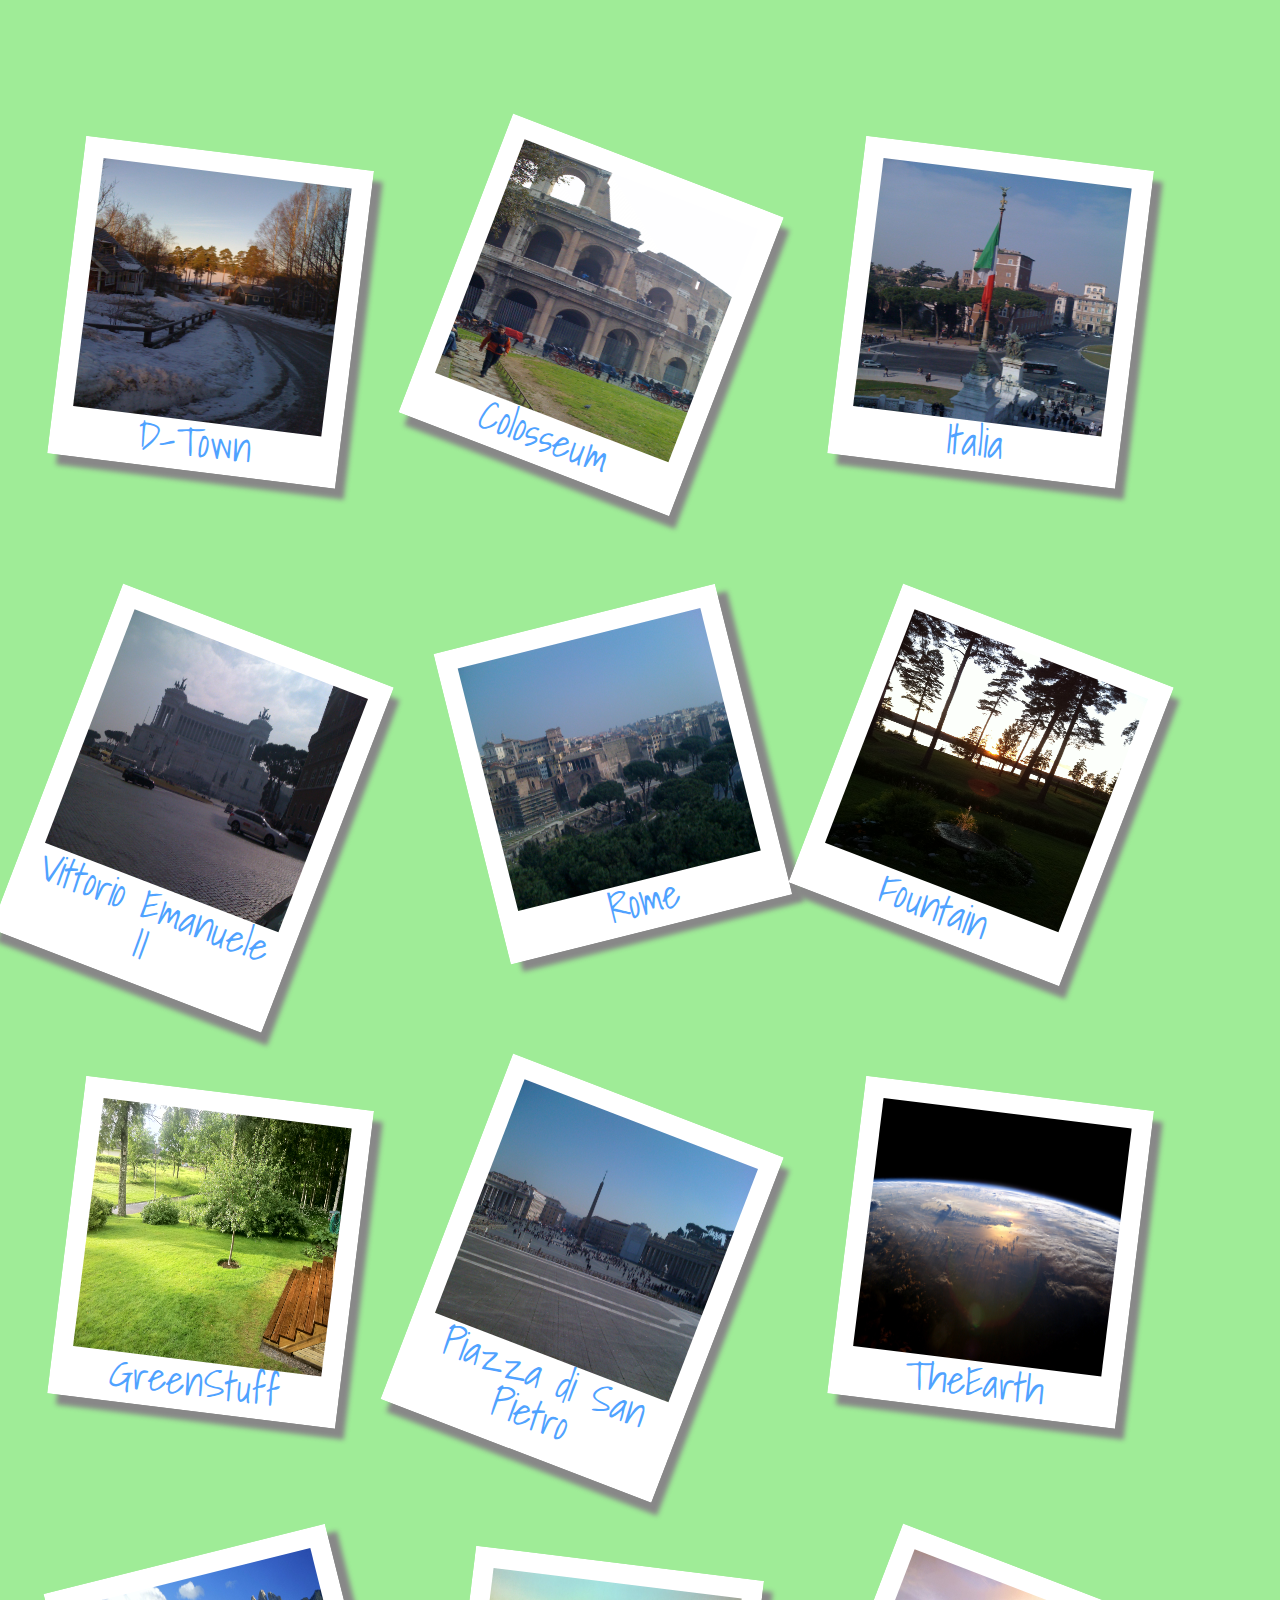
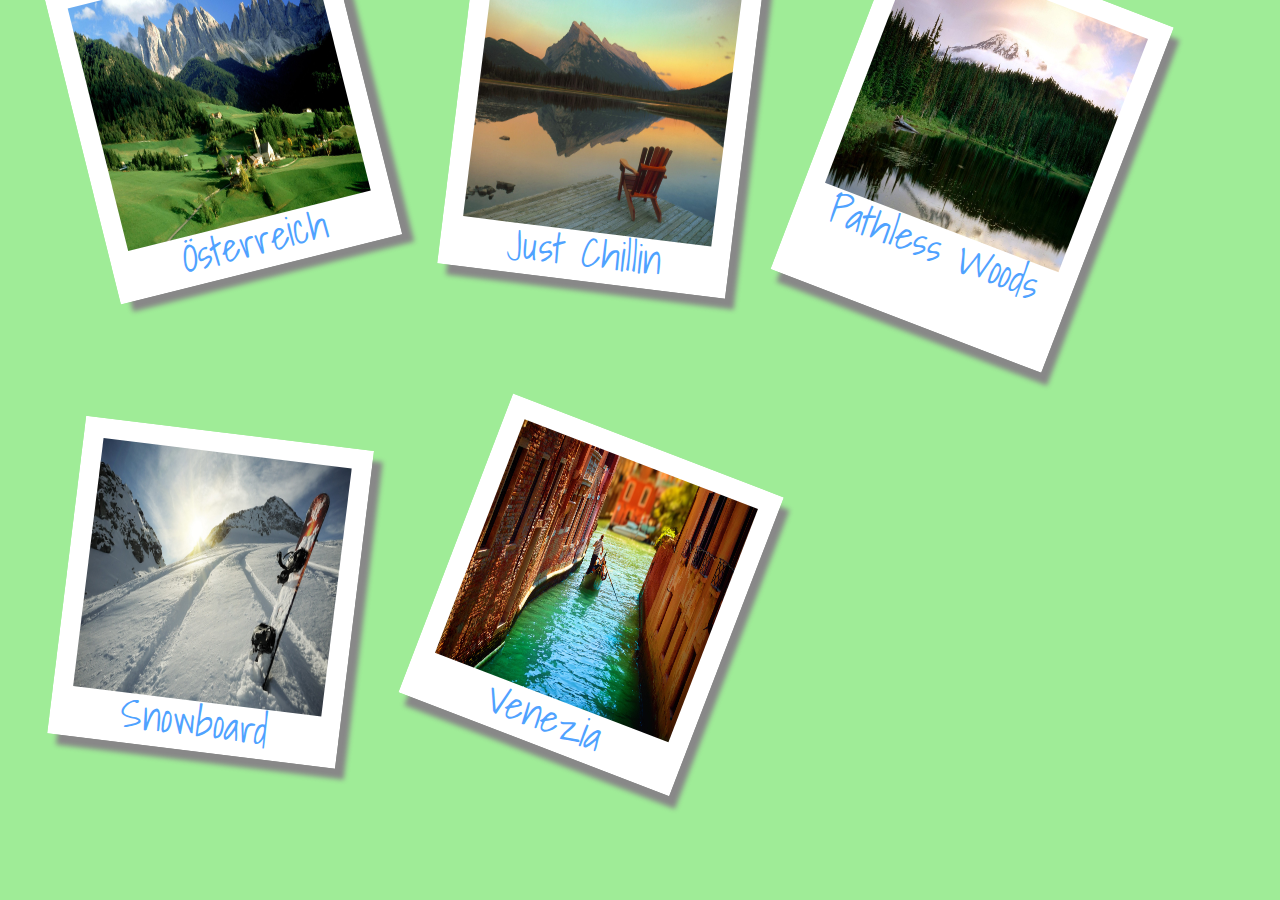
<file: gallery/index.html>
<!DOCTYPE html>
<html lang="en">
    <head>
        <meta charset="utf-8">
        <link rel="stylesheet" href="main.css" />
        <link href='http://fonts.googleapis.com/css?family=Shadows+Into+Light' rel='stylesheet' type='text/css'>
        <title>Start</title>
    </head>
    <body>
        <div id="container">
            <div id="images">
                <a href="pics/1.jpg" title="D-Town"><img src="pics/1.jpg" alt="" /></a>
                <a href="pics/2.jpg" title="Colosseum"><img src="pics/2.jpg" alt="" /></a>
                <a href="pics/3.jpg" title="Italia"><img src="pics/3.jpg" alt="" /></a>
                <a href="pics/5.jpg" title="Vittorio Emanuele II"><img src="pics/5.jpg" alt="" /></a>
                <a href="pics/4.jpg" title="Rome"><img src="pics/4.jpg" alt="" /></a>
                <a href="pics/8.jpg" title="Fountain"><img src="pics/8.jpg" alt="" /></a>
                <a href="pics/7.jpg" title="GreenStuff"><img src="pics/7.jpg" alt="" /></a>
                <a href="pics/6.jpg" title="Piazza di San Pietro"><img src="pics/6.jpg" alt="" /></a>
                <a href="pics/9.jpg" title="TheEarth"><img src="pics/9.jpg" alt="" /></a>
                <a href="pics/12.jpg" title="Österreich"><img src="pics/12.jpg" alt="" /></a>
                <a href="pics/11.jpg" title="Just Chillin"><img src="pics/11.jpg" alt="" /></a>
                <a href="pics/10.jpg" title="Pathless Woods"><img src="pics/10.jpg" alt="" /></a>
                <a href="pics/13.jpg" title="Snowboard"><img src="pics/13.jpg" alt="" /></a>
                <a href="pics/14.jpg" title="Venezia"><img src="pics/14.jpg" alt="" /></a>
            </div>
        </div>
    </body>
</html>
</file>
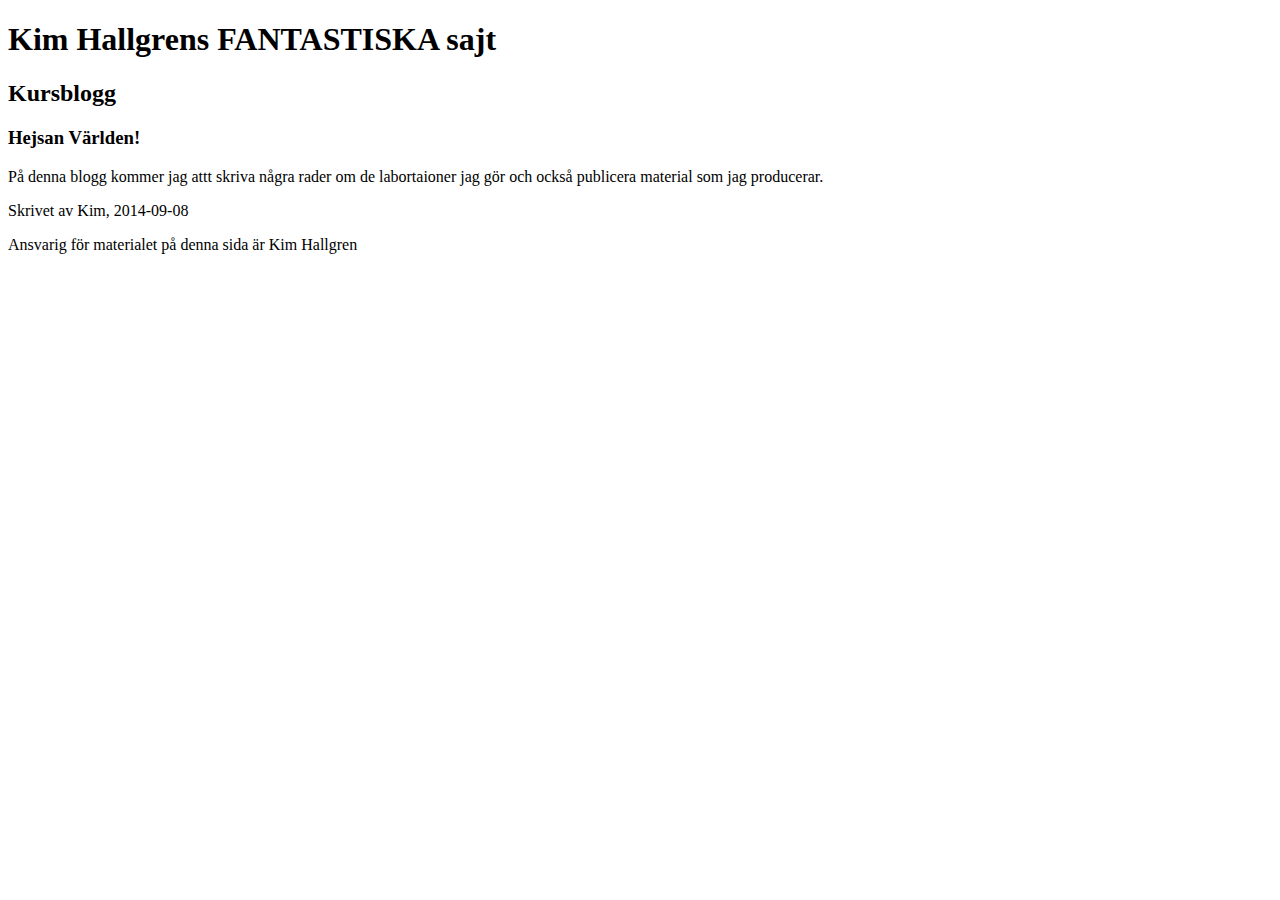
<file: Pages/index.html>
<!DOCTYPE html>
<html lang="en">
    <head>
    <meta charset="utf-8">
        <title> </title>
    </head>
    <body>
        
        <article>

            <h1>Kim Hallgrens FANTASTISKA sajt</h1>
        
                <h2>Kursblogg</h2>
                <h3>Hejsan Världen!</h3>
                    <p>På denna blogg kommer jag attt skriva några rader om de labortaioner jag gör och också publicera material som jag producerar.</p> 
            <footer>
                <p>Skrivet av Kim, 2014-09-08</p>
                <p>Ansvarig för materialet på denna sida är Kim Hallgren</p>
            </footer>
        
        </article>

        

    </body>
</html>

<!-- Uppgift 1.4 Absoluta/Relativa sökvägar:

1.4.1: http://www.server.se/html/pages/bottom.html
1.4.2: /pages/top.html
1.4.3: ../../index.html
1.4.4:  http://www.server.se/index.html
1.4.5: /bottom.html
1.4.6: /index.html/html/pages/top.html
</file>
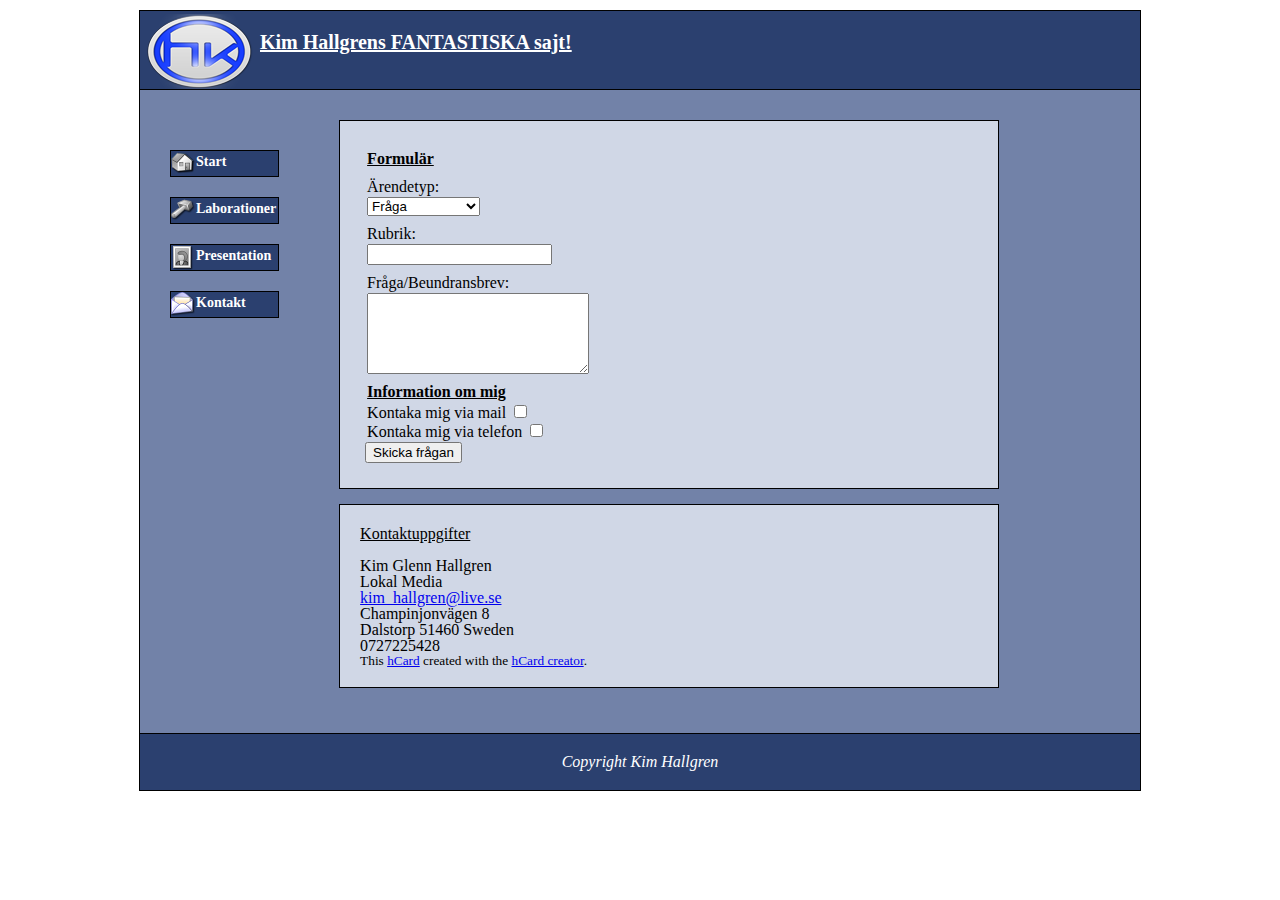
<file: pages/kontakt.html>
<!DOCTYPE html>
<html lang="en">
    <head>
        <meta charset="utf-8">
        <meta name="viewport" content="width=device-width, initial-scale=1.0">
        <link rel="stylesheet" href="../css/main.css" />
        <link rel="stylesheet" href="../css/print.css" type="text/css" media="print" />
        <link rel="shortcut icon" type="image/ico" href="../css/pics/favicon.ico" />
        <link rel="apple-touch-icon" href="../css/pics/iphone-icon.png"/>
        <title>Kontakt</title>
    </head>
    <body id="kontakt">
    <div id="wrapper">    
        
        <header id="top_header">
            <h1>Kim Hallgrens FANTASTISKA sajt!</h1>
        </header>
        
        <nav id="top_menu">
            <ul>
                <li><a href="../index.html" class="link1">Start</a></li>
                <li><a href="laborationer.html" class="link2">Laborationer</a></li>
                <li><a href="presentation.html" class="link3">Presentation</a></li>
                <li><a href="kontakt.html" class="link4">Kontakt</a></li>
            </ul>
        </nav>
            
    <section id="main_section">
        <article>

            <form action="http://voyager.lnu.se/tekinet/kurser/dtt/wp_webbintro/form.php" method="post">
               <fieldset>
                   <legend>Formulär</legend>
        
                    <h5>Ärendetyp:</h5>
                    <select>
                        <option>Fråga</option>
                        <option>Beundransbrev</option>
                    </select>
                    <br/>
                    
                    <h5>Rubrik:</h5>
                    <input type="tel" name="Rubrik">
                    <br/>
                    
                    <h5>Fråga/Beundransbrev:</h5>
                    <textarea cols="25" rows="5" name="Text"></textarea>
                </fieldset>      
                    
                <fieldset>
                   <legend>Information om mig</legend>
                    
                   Kontaka mig via mail <input type="checkbox" name="Mail">
                    <br/>
                   Kontaka mig via telefon <input type="checkbox" name="Telefon">
                </fieldset>    
                
                 <button>Skicka frågan</button>
   
            </form>
        </article>
        
        <article>
        <h3>Kontaktuppgifter</h3>
        <div id="hcard-Kim-Glenn-Hallgren" class="vcard">
             <span class="fn n">
                <span class="given-name">Kim</span>
                <span class="additional-name">Glenn</span>
                <span class="family-name">Hallgren</span>
            </span>
         <div class="org">Lokal Media</div>
             <a class="email" href="mailto:kim_hallgren@live.se">kim_hallgren@live.se</a>
             <div class="adr">
          <div class="street-address">Champinjonvägen 8</div>
              <span class="locality">Dalstorp</span>
              <span class="postal-code">51460</span>
              <span class="country-name">Sweden</span>
             </div>
             <div class="tel">0727225428</div>
            <p style="font-size:smaller;">This <a href="http://microformats.org/wiki/hcard">hCard</a> created with the <a href="http://microformats.org/code/hcard/creator">hCard creator</a>.</p>
        </div>
        </article>
    </section>
    
    <footer id="the_footer">
        Copyright Kim Hallgren
    </footer> 
        
    </div>
    </body>
</html>
</file>
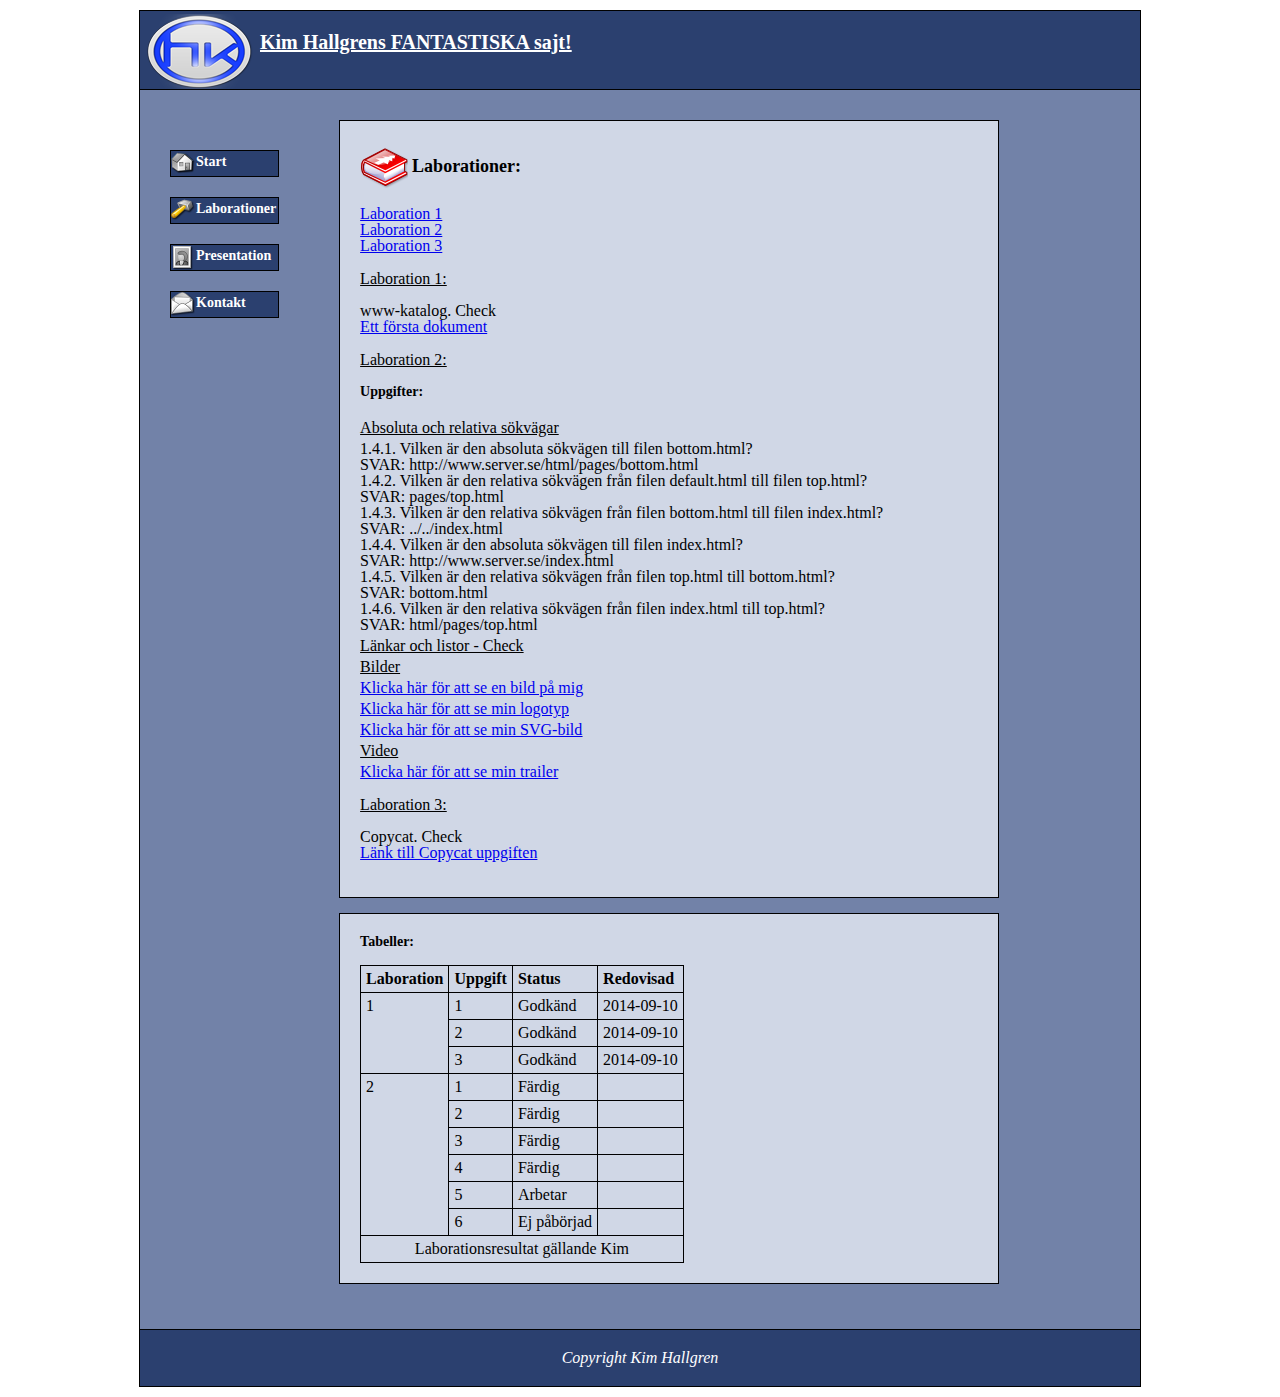
<file: pages/laborationer.html>
<!DOCTYPE html>
<html lang="en">
    <head>
        <meta charset="utf-8">
        <meta name="viewport" content="width=device-width, initial-scale=1.0">
        <link rel="stylesheet" href="../css/main.css" />
        <link rel="stylesheet" href="../css/print.css" type="text/css" media="print" />
        <link rel="shortcut icon" type="image/ico" href="../css/pics/favicon.ico" />
        <link rel="apple-touch-icon" href="../css/pics/iphone-icon.png"/>
        <title>Laborationer</title>
    </head>
    <body id="laborationer">
        <div id="wrapper">
        
        <header id="top_header">
            <h1>Kim Hallgrens FANTASTISKA sajt!</h1>
        </header>
        

        <nav id="top_menu">        
            <ul>
                <li><a href="../index.html" class="link1">Start</a></li>
                <li><a href="laborationer.html" class="link2">Laborationer</a></li>
                <li><a href="presentation.html" class="link3">Presentation</a></li>
                <li><a href="kontakt.html" class="link4">Kontakt</a></li>
            </ul>
        </nav>
        
    <section id="main_section">
        <article>
        
        <h2>Laborationer:</h2>
            <ul>
                <li><a href="#Laboration1">Laboration 1</a></li>
                <li><a href="#Laboration2">Laboration 2</a></li>
                <li><a href="#Laboration3">Laboration 3</a></li>
            </ul>
            <br />
            
        <h3><a id="Laboration1"></a>Laboration 1:</h3>
        
            <ol>
                <li>www-katalog. Check</li>
                <li><a href="presentation.html">Ett första dokument</a></li>
            </ol>
            <br />
            
        <h3><a id="Laboration2"></a>Laboration 2:</h3>
        
            <h4>Uppgifter:</h4>
            
                <dl>
                    <dt>Absoluta och relativa sökvägar
                        <dd>1.4.1. Vilken är den absoluta sökvägen till filen bottom.html?</dd>
                        <dd>SVAR: http://www.server.se/html/pages/bottom.html</dd>
                        <dd>1.4.2. Vilken är den relativa sökvägen från filen default.html till filen top.html?</dd>
                        <dd>SVAR:  pages/top.html</dd>
                        <dd>1.4.3. Vilken är den relativa sökvägen från filen bottom.html till filen index.html?</dd>
                        <dd>SVAR: ../../index.html</dd>
                        <dd>1.4.4. Vilken är den absoluta sökvägen till filen index.html?</dd>
                        <dd>SVAR: http://www.server.se/index.html</dd>
                        <dd>1.4.5. Vilken är den relativa sökvägen från filen top.html till bottom.html?</dd>
                        <dd>SVAR:  bottom.html</dd>
                        <dd>1.4.6. Vilken är den relativa sökvägen från filen index.html till top.html?</dd>
                        <dd>SVAR: html/pages/top.html</dd>
                    <dt>Länkar och listor - Check</dt>
                    <dt>Bilder</dt>
                        <dt><a href="presentation.html#bild">Klicka här för att se en bild på mig</a></dt>
                        <dt><a href="../css/pics/logo_top1.png">Klicka här för att se min logotyp</a></dt>
                        <dt><a href="../css/pics/symbol.svg">Klicka här för att se min SVG-bild</a></dt>
                    <dt>Video</dt>
                        <dd><a href="../index.html#video">Klicka här för att se min trailer</a></dd>
                </dl>
        <br />
        <h3><a id="Laboration3"></a>Laboration 3:</h3>
        
            <ol>
                <li>Copycat. Check</li>
                <li><a href="https://uppgift-3-3-c9-kimhallgren.c9.io/">Länk till Copycat uppgiften</a></li>
            </ol>
        <br />
            
        </article>
    
        <article>    
            <h4>Tabeller:</h4>
            
            <table>
                
                <thead>
                    <tr>
                        <th>Laboration</th>
                        <th>Uppgift</th>
                        <th>Status</th>
                        <th>Redovisad</th>
                    </tr>
                </thead> 
                
                <tbody>
                    <tr>
                        <td rowspan="3">1</td>
                        <td>1</td>
                        <td>Godkänd</td>
                        <td>2014-09-10</td>
                    </tr>        
                    
                    <tr>
                        <td>2</td>
                        <td>Godkänd</td>
                        <td>2014-09-10</td>
                    </tr>
                    
                    <tr>
                        <td>3</td>
                        <td>Godkänd</td>
                        <td>2014-09-10</td>
                    </tr>
                    
                    <tr>
                        <td rowspan="6">2</td>
                        <td>1</td>
                        <td>Färdig</td>
                        <td></td>
                    </tr>
                    
                    <tr>
                        <td>2</td>
                        <td>Färdig</td>
                        <td></td>
                    </tr>
                    
                    <tr>
                        <td>3</td>
                        <td>Färdig</td>
                        <td></td>
                    </tr>
                    
                    <tr>
                        <td>4</td>
                        <td>Färdig</td>
                        <td></td>
                    </tr>
                    
                    <tr>
                        <td>5</td>
                        <td>Arbetar</td>
                        <td></td>
                    </tr>
                    
                    <tr>
                        <td>6</td>
                        <td>Ej påbörjad</td>
                        <td></td>
                    </tr>
                    
                </tbody>

                <tfoot>
                    <tr>
                        <td colspan="4">Laborationsresultat gällande Kim</td>
                    </tr>
                </tfoot>

            </table>
        </article>    
    </section>
               
        <footer id="the_footer">
            Copyright Kim Hallgren
        </footer> 
       
       </div> 
    </body>
</html>
</file>
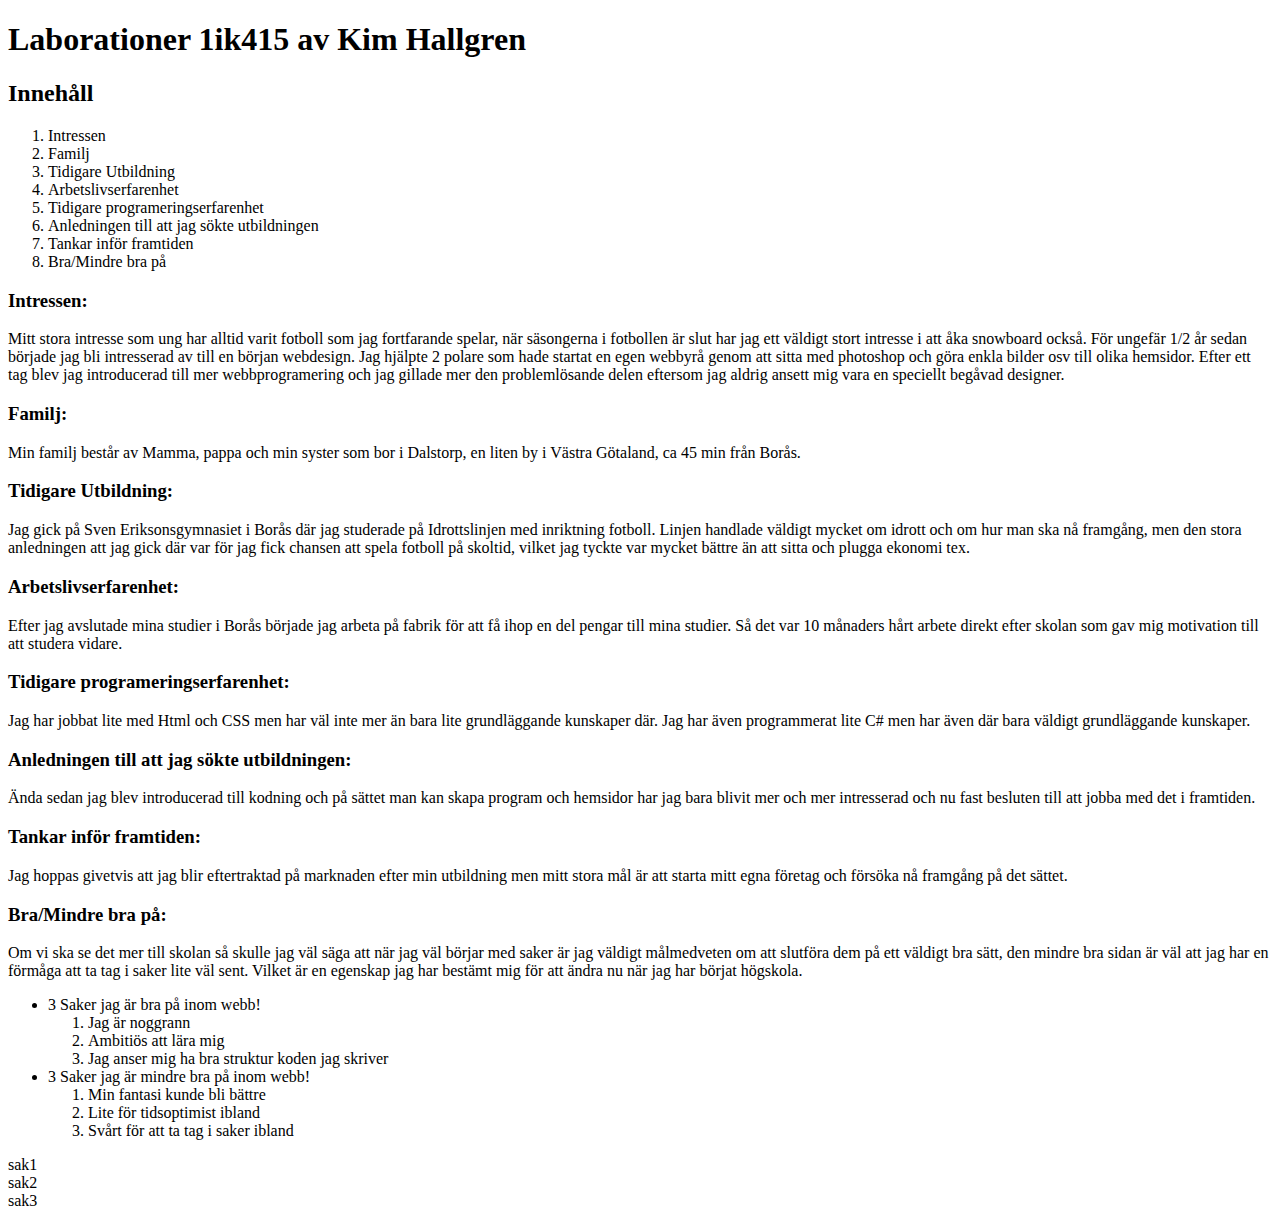
<file: Pages/presentation.html>
<!DOCTYPE html>
<html lang="en">
    <head> 
        <title>Presentation</title>
        <meta charset="utf-8">
    </head>
    <body>
        
        <header>
            <h1>Laborationer 1ik415 av Kim Hallgren</h1>
        </header>

            <h2>Innehåll</h2>
    
                 <ol>
                     <li>Intressen</li>
                     <li>Familj</li>
                     <li>Tidigare Utbildning</li>
                     <li>Arbetslivserfarenhet</li>
                     <li>Tidigare programeringserfarenhet</li>
                     <li>Anledningen till att jag sökte utbildningen</li>
                     <li>Tankar inför framtiden</li>
                     <li>Bra/Mindre bra på</li>
                 </ol>
             
            <h3>Intressen:</h3>
                <p> Mitt stora intresse som ung har alltid varit fotboll som jag fortfarande spelar, när säsongerna i fotbollen är slut har jag ett väldigt
                stort intresse i att åka snowboard också. För ungefär 1/2 år sedan började jag bli intresserad av till en början webdesign. 
                Jag hjälpte 2 polare som hade startat en egen webbyrå genom att sitta med photoshop och göra enkla bilder osv till olika hemsidor.
                Efter ett tag blev jag introducerad till mer webbprogramering och jag gillade mer den problemlösande delen eftersom jag aldrig
                ansett mig vara en speciellt begåvad designer.</p>
                
            <h3>Familj:</h3>
                <p>Min familj består av Mamma, pappa och min syster som bor i Dalstorp, en liten by i Västra Götaland, ca 45 min från Borås.</p>
            
            <h3>Tidigare Utbildning:</h3>
                <p>Jag gick på Sven Eriksonsgymnasiet i Borås där jag studerade på Idrottslinjen med inriktning fotboll. Linjen handlade väldigt 
                mycket om idrott och om hur man ska nå framgång, men den stora anledningen att jag gick där var för jag fick chansen att spela
                fotboll på skoltid, vilket jag tyckte var mycket bättre än att sitta och plugga ekonomi tex.</p>
           
            <h3>Arbetslivserfarenhet:</h3>
                <p>Efter jag avslutade mina studier i Borås började jag arbeta på fabrik för att få ihop en del pengar till mina studier. Så det var
                10 månaders hårt arbete direkt efter skolan som gav mig motivation till att studera vidare.</p>
   
            <h3>Tidigare programeringserfarenhet:</h3>
                <p>Jag har jobbat lite med Html och CSS men har väl inte mer än bara lite grundläggande kunskaper där. Jag har 
                även programmerat lite C# men har även där bara väldigt grundläggande kunskaper.</p>
   
            <h3>Anledningen till att jag sökte utbildningen:</h3>
                <p>Ända sedan jag blev introducerad till kodning och på sättet man kan skapa program och hemsidor har jag bara blivit mer och mer
                intresserad och nu fast besluten till att jobba med det i framtiden.</p>
   
            <h3>Tankar inför framtiden:</h3>
                <p>Jag hoppas givetvis att jag blir eftertraktad på marknaden efter min utbildning men mitt stora mål är att
                starta mitt egna företag och försöka nå framgång på det sättet.</p>
    
            <h3>Bra/Mindre bra på:</h3>    
                <p>Om vi ska se det mer till skolan så skulle jag väl säga att när jag väl börjar med saker är jag väldigt målmedveten om att 
                slutföra dem på ett väldigt bra sätt, den mindre bra sidan är väl att jag har en förmåga att ta tag i saker lite väl sent.
                Vilket är en egenskap jag har bestämt mig för att ändra nu när jag har börjat högskola.</p>
            
                <ul>
                    <li>3 Saker jag är bra på inom webb!</li>
                        <ol>
                            <li>Jag är noggrann</li>
                            <li>Ambitiös att lära mig</li>
                            <li>Jag anser mig ha bra struktur koden jag skriver</li>
                        </ol>
                    <li>3 Saker jag är mindre bra på inom webb!</li>
                        <ol>
                            <li>Min fantasi kunde bli bättre</li>
                            <li>Lite för tidsoptimist ibland</li>
                            <li>Svårt för att ta tag i saker ibland</li>
                        </ol>
                </ul>
            
            <!-- Har inte jättebra koll på dl list... -->
            
                <dl>
                    <li>sak1</li>
                    <li>sak2</li>
                    <li>sak3</li>
                </dl>
            
     </body>
</html>
</file>
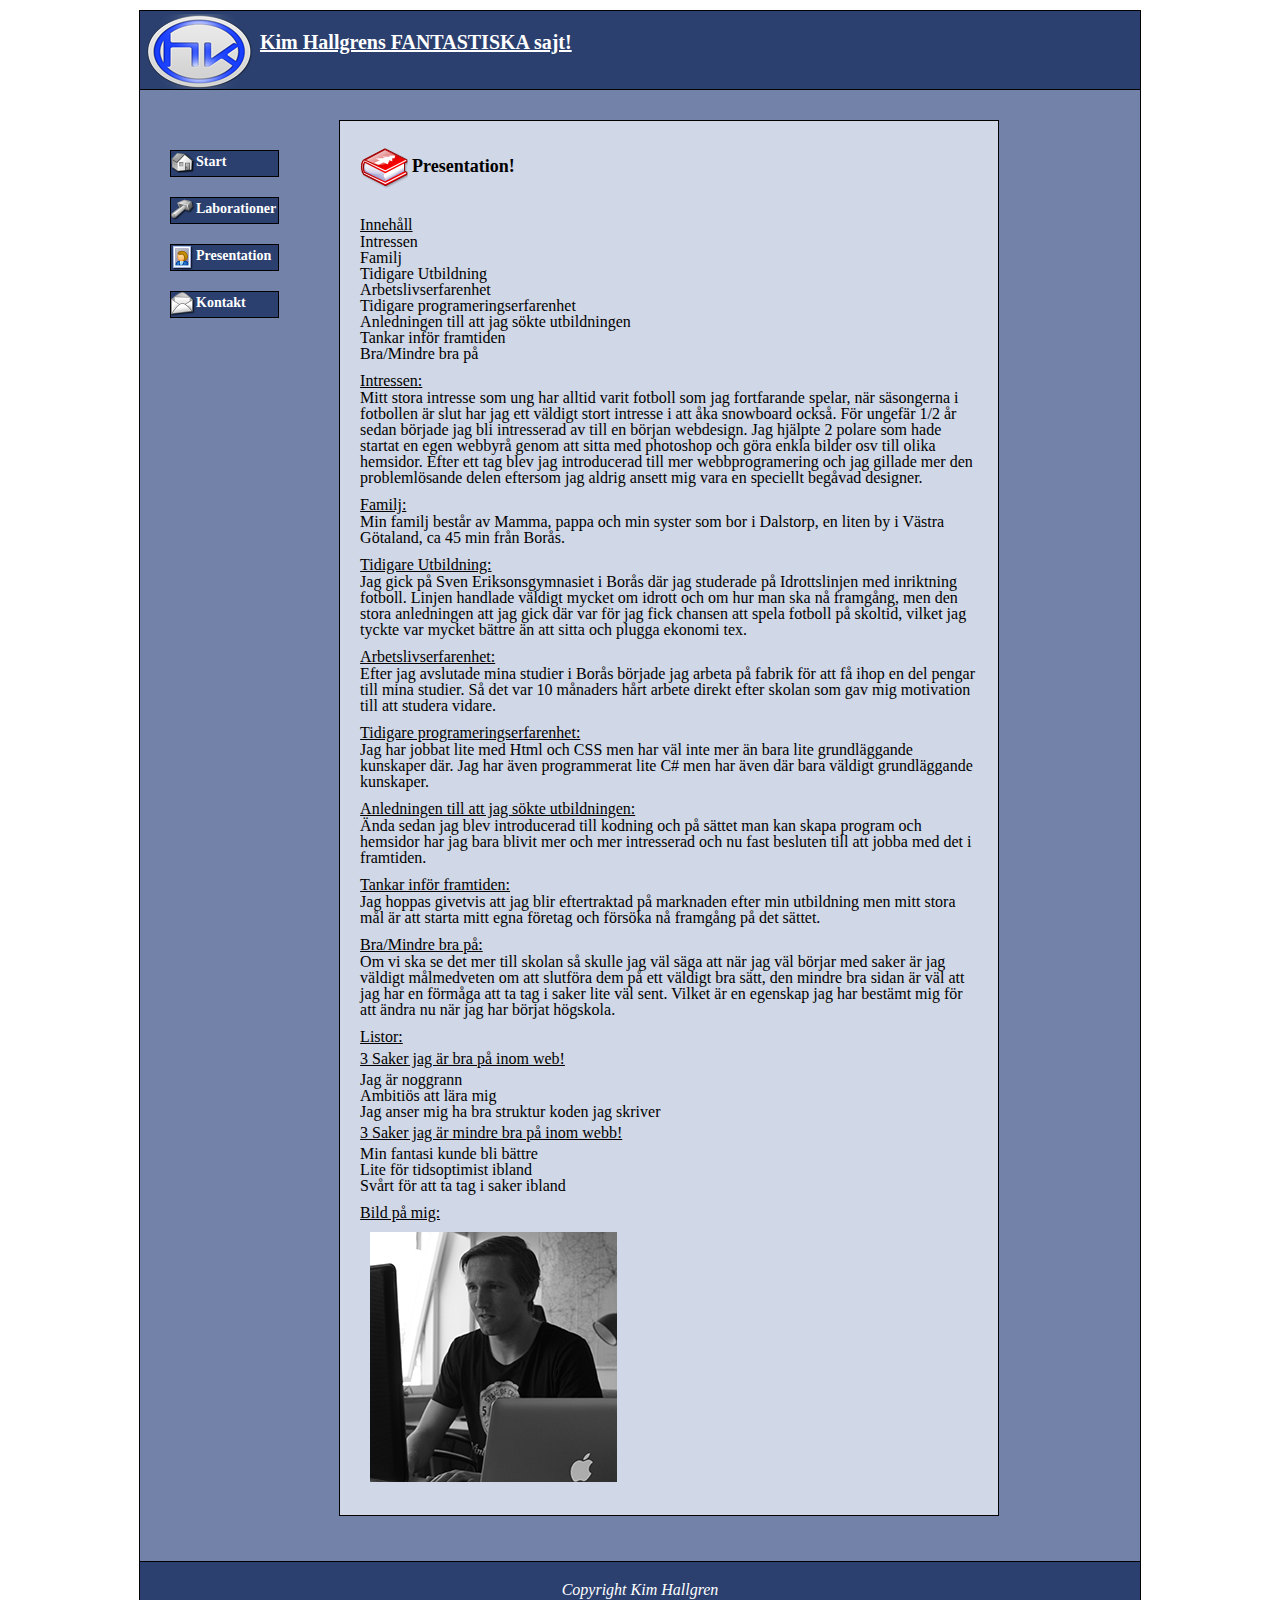
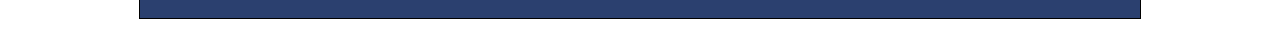
<file: pages/presentation.html>
<!DOCTYPE html>
<html lang="en">
    <head> 
        <title>Presentation</title>
        <meta charset="utf-8">
        <meta name="viewport" content="width=device-width, initial-scale=1.0">
        <link rel="stylesheet" href="../css/main.css" />
        <link rel="stylesheet" href="../css/print.css" type="text/css" media="print" />
        <link rel="shortcut icon" type="image/ico" href="../css/pics/favicon.ico" />
        <link rel="apple-touch-icon" href="../css/pics/iphone-icon.png"/>
    </head>
    <body id="presentation">
    <div id="wrapper">
        
        <header id="top_header">
            <h1>Kim Hallgrens FANTASTISKA sajt!</h1>
        </header>

        <nav id="top_menu">        
            <ul>
                <li><a href="../index.html" class="link1">Start</a></li>
                <li><a href="laborationer.html" class="link2">Laborationer</a></li>
                <li><a href="presentation.html" class="link3">Presentation</a></li>
                <li><a href="kontakt.html" class="link4">Kontakt</a></li>
            </ul>
        </nav>
        
    <section id="main_section">
    <article id="content">
            
            <h2>Presentation!</h2>
            <h3>Innehåll</h3>
                 <ol>
                     <li>Intressen</li>
                     <li>Familj</li>
                     <li>Tidigare Utbildning</li>
                     <li>Arbetslivserfarenhet</li>
                     <li>Tidigare programeringserfarenhet</li>
                     <li>Anledningen till att jag sökte utbildningen</li>
                     <li>Tankar inför framtiden</li>
                     <li>Bra/Mindre bra på</li>
                 </ol>
             
            <h3>Intressen:</h3>
                <p> Mitt stora intresse som ung har alltid varit fotboll som jag fortfarande spelar, när säsongerna i fotbollen är slut har jag ett väldigt
                stort intresse i att åka snowboard också. För ungefär 1/2 år sedan började jag bli intresserad av till en början webdesign. 
                Jag hjälpte 2 polare som hade startat en egen webbyrå genom att sitta med photoshop och göra enkla bilder osv till olika hemsidor.
                Efter ett tag blev jag introducerad till mer webbprogramering och jag gillade mer den problemlösande delen eftersom jag aldrig
                ansett mig vara en speciellt begåvad designer.</p>
                
            <h3>Familj:</h3>
                <p>Min familj består av Mamma, pappa och min syster som bor i Dalstorp, en liten by i Västra Götaland, ca 45 min från Borås.</p>
            
            <h3>Tidigare Utbildning:</h3>
                <p>Jag gick på Sven Eriksonsgymnasiet i Borås där jag studerade på Idrottslinjen med inriktning fotboll. Linjen handlade väldigt 
                mycket om idrott och om hur man ska nå framgång, men den stora anledningen att jag gick där var för jag fick chansen att spela
                fotboll på skoltid, vilket jag tyckte var mycket bättre än att sitta och plugga ekonomi tex.</p>
           
            <h3>Arbetslivserfarenhet:</h3>
                <p>Efter jag avslutade mina studier i Borås började jag arbeta på fabrik för att få ihop en del pengar till mina studier. Så det var
                10 månaders hårt arbete direkt efter skolan som gav mig motivation till att studera vidare.</p>
   
            <h3>Tidigare programeringserfarenhet:</h3>
                <p>Jag har jobbat lite med Html och CSS men har väl inte mer än bara lite grundläggande kunskaper där. Jag har 
                även programmerat lite C# men har även där bara väldigt grundläggande kunskaper.</p>
   
            <h3>Anledningen till att jag sökte utbildningen:</h3>
                <p>Ända sedan jag blev introducerad till kodning och på sättet man kan skapa program och hemsidor har jag bara blivit mer och mer
                intresserad och nu fast besluten till att jobba med det i framtiden.</p>
   
            <h3>Tankar inför framtiden:</h3>
                <p>Jag hoppas givetvis att jag blir eftertraktad på marknaden efter min utbildning men mitt stora mål är att
                starta mitt egna företag och försöka nå framgång på det sättet.</p>
    
            <h3>Bra/Mindre bra på:</h3>    
                <p>Om vi ska se det mer till skolan så skulle jag väl säga att när jag väl börjar med saker är jag väldigt målmedveten om att 
                slutföra dem på ett väldigt bra sätt, den mindre bra sidan är väl att jag har en förmåga att ta tag i saker lite väl sent.
                Vilket är en egenskap jag har bestämt mig för att ändra nu när jag har börjat högskola.</p>
            
        <h3>Listor:</h3>
            
            
                <dl>
                    <dt>3 Saker jag är bra på inom web!</dt>
                        <dd>Jag är noggrann</dd>
                        <dd>Ambitiös att lära mig</dd>
                        <dd>Jag anser mig ha bra struktur koden jag skriver</dd>
                </dl>
                
               <dl>
                    <dt>3 Saker jag är mindre bra på inom webb!</dt>
                        <dd>Min fantasi kunde bli bättre</dd>
                        <dd>Lite för tidsoptimist ibland</dd>
                        <dd>Svårt för att ta tag i saker ibland</dd>
                </dl>
                
                

                    

                
            <h3>Bild på mig:</h3>
            <a id="bild"></a>
            
            <img src="../css/pics/me.jpg" alt="Bild på mig">
            
        </article>
    </section>       
            <footer id="the_footer">
                Copyright Kim Hallgren
            </footer>  
        </div>    
    </body>
</html>
</file>
<file: gallery/main.css>
html, body, div, span, applet, object, iframe,
h1, h2, h3, h4, h5, h6, p, blockquote, pre,
a, abbr, acronym, address, big, cite, code,
del, dfn, em, img, ins, kbd, q, s, samp,
small, strike, strong, sub, sup, tt, var,
b, u, i, center,
dl, dt, dd, ol, ul, li,
fieldset, form, label, legend,
table, caption, tbody, tfoot, thead, tr, th, td,
article, aside, canvas, details, embed, 
figure, figcaption, footer, header, hgroup, 
menu, nav, output, ruby, section, summary,
time, mark, audio, video {
	margin: 0;
	padding: 0;
	border: 0;
	font-size: 100%;
	font: inherit;
	vertical-align: baseline;
}
/* HTML5 display-role reset for older browsers */
article, aside, details, figcaption, figure, 
footer, header, hgroup, menu, nav, section {
	display: block;
}
body {
	line-height: 1;
}
ol, ul {
	list-style: none;
}
blockquote, q {
	quotes: none;
}
blockquote:before, blockquote:after,
q:before, q:after {
	content: '';
	content: none;
}
table {
	border-collapse: collapse;
	border-spacing: 0;
}
#container {
	margin: auto;
}
#images {
	background: #9FEC97;
    height: 2500px;
}
a {
	display: block;
	width: 250px;
	height: 250px;
	margin: 70px;
	margin-top: 150px;
	float: left;
    font-family: 'Shadows Into Light', cursive;
    font-size: 40px;
    color: #4FA2FF;
    transform: rotate(7deg);
    transition: all 1s ease;
}
a img {
	width: 100%;
	height: 100%;
	box-shadow: 10px 10px 5px #888888;
	padding: 20px;
    padding-bottom: 50px;
    background: #FFFFFF;
    transition: all 1s ease;
}
a:before {
    content: attr(title);
    position: absolute;
    margin-top: 270px;
    width: 250px;
    height: 50px;
    text-align: center;
    margin-left: 20px;
}
a:hover {
	transform: scale(2) rotate(0deg) translate(50px);
	z-index: 10;
}
a:focus {
	transform: scale(2) rotate(0deg) translate(50px);
	z-index: 10;
}
a:nth-child(4n) img {
	padding-bottom: 100px;
}
a:nth-child(2n) {
	transform: rotate(21deg);
	z-index: 5;
}
a:nth-child(5n) {
	transform: rotate(-14deg);
}
a:nth-child(5n):hover {
	transform: scale(2) rotate(0deg) translate(50px);
	z-index: 9;
}
a:nth-child(2n):hover {
	transform: scale(2) rotate(0deg) translate(50px);
	z-index: 9;
}
a:nth-child(4n):hover {
	transform: scale(2) rotate(0deg) translate(50px);
	z-index: 9;
}
a:nth-child(5n):focus {
	transform: scale(2) rotate(0deg) translate(50px);
	z-index: 9;
}
a:nth-child(2n):focus {
	transform: scale(2) rotate(0deg) translate(50px);
	z-index: 9;
}
a:nth-child(4n):focus {
	transform: scale(2) rotate(0deg) translate(50px);
	z-index: 9;
}
</file>
<file: css/main.css>
html, body, div, span, applet, object, iframe,
h1, h2, h3, h4, h5, h6, p, blockquote, pre,
a, abbr, acronym, address, big, cite, code,
del, dfn, em, img, ins, kbd, q, s, samp,
small, strike, strong, sub, sup, tt, var,
b, u, i, center,
dl, dt, dd, ol, ul, li,
fieldset, form, label, legend,
table, caption, tbody, tfoot, thead, tr, th, td,
article, aside, canvas, details, embed, 
figure, figcaption, footer, header, hgroup, 
menu, nav, output, ruby, section, summary,
time, mark, audio, video {
	margin: 0;
	padding: 0;
	border: 0;
	font-size: 100%;
	font: inherit;
	vertical-align: baseline;
}
/* HTML5 display-role reset for older browsers */
article, aside, details, figcaption, figure, 
footer, header, hgroup, menu, nav, section {
	display: block;
}
body {
	line-height: 1;
}
ol, ul {
	list-style: none;
}
blockquote, q {
	quotes: none;
}
blockquote:before, blockquote:after,
q:before, q:after {
	content: '';
	content: none;
}
table {
	border-collapse: collapse;
	border-spacing: 0;
}
p {
	font: Tahoma;	
}
h1 {
	font: bold 20px Tahoma;
	padding-bottom: 15px;
}
h2 {
	font: bold 18px Tahoma;
	padding-bottom: 15px;
}
h3 {
	font: normal 16px Tahoma;
	padding-bottom: 15px;
}
h4 {
	font: bold 14px Tahoma;
	padding-bottom: 15px;
}
/* Hela sidan */
#wrapper {
	border: 1px solid black;
	width: 1000px;
	margin: 10px auto;
	text-align: left;
	background: #7282A8;
}
#top_header {
	border-bottom: 1px solid black;
	padding: 20px;
	background: #2B406F;
	color: #FFFFFF;
	background-image: url("pics/logo_top1.png");
	text-decoration: underline;
	background-repeat: no-repeat;
}
#top_header h1 {
	margin-left: 100px;
}
/* Style för menyn */
#top_menu {
	float: left;
	margin: 30px 0px;
	padding: 20px;
}
#top_menu li {
	padding: 10px;
	list-style: none;
	font: bold 14px tahoma;
	display: block;
}
/* index */
#top_menu li .link1 {
	background: #2B406F;
	background-image: url(pics/sprite.png);
	background-repeat: no-repeat;
	background-position: 0 -48px;
	text-decoration: none;
	display: block;
	height: 25px;
	text-align: left;
	border: 1px solid black;
	color: #FFFFFF;
	line-height: 22px;
	padding-right: 2px;
	padding-left: 25px;
}
/* laborationer */
#top_menu li .link2 {
	background: #2B406F;
	background-image: url(pics/sprite.png);
	background-repeat: no-repeat;
	background-position: 0 -144px;
	text-decoration: none;
	display: block;
	height: 25px;
	text-align: left;
	border: 1px solid black;
	color: #FFFFFF;
	line-height: 22px;
	padding-right: 2px;
	padding-left: 25px;
}
/* presentation */
#top_menu li .link3 {
	background: #2B406F;
	background-image: url(pics/sprite.png);
	background-repeat: no-repeat;
	background-position: 0 -239px;
	text-decoration: none;
	display: block;
	height: 25px;
	text-align: left;
	border: 1px solid black;
	color: #FFFFFF;
	line-height: 22px;
	padding-right: 2px;
	padding-left: 25px;
}
/* kontakt */
#top_menu li .link4 {
	background: #2B406F;
	background-image: url(pics/sprite.png);
	background-repeat: no-repeat;
	background-position: 0 -336px;
	text-decoration: none;
	display: block;
	height: 25px;
	text-align: left;
	border: 1px solid black;
	color: #FFFFFF;
	line-height: 22px;
	padding-right: 2px;
	padding-left: 25px;
}
/* Alla hovereffekter */
/* Bakgrundsflyttning för  */
#top_menu li .link1:hover {
	background-position: 0 0px;
	border: 1px solid white;
}
/* Bakgrundsflyttning för  */
#top_menu li .link2:hover {
	background-position: 0 -96px;
	border: 1px solid white;
}
/* Bakgrundsflyttning för  */
#top_menu li .link3:hover {
	background-position: 0 -191px;
	border: 1px solid white;
}
/* Bakgrundsflyttning för  */
#top_menu li .link4:hover {
	background-position: 0 -288px;
	border: 1px solid white;
}
/* Aktiva effekter för menyn */
#index #top_menu li .link1{
	background-position: 0 0px;
}
#laborationer #top_menu li .link2{
	background-position: 0 -96px;
}
#presentation #top_menu li .link3{
	background-position: 0 -191px;
}
#kontakt #top_menu li .link4{
	background-position: 0 -288px;
}
/* Style för allt innehåll */
#main_section {
	float: left;
	width: 660px;
	margin: 30px; /* 720px, 280 left */
}
/* Style för footer */
#the_footer {
	clear: both;
	text-align: center;
	padding: 20px;
	border-top: 1px solid black;
	background: #2B406F;
	color: #FFFFFF;
	font-style: italic;
}
/* Kommentarer */
#comments {
	display: block;
	margin-top: 10px;
}
#comments p {
	font-style: italic;
}
#comments h4 {
	padding: 2px;
}
/* Alla article taggar */
article {
	border: 1px solid black;
	padding: 20px;
	margin-bottom: 15px;
	background: #D0D7E6;
}
article footer {
	text-align: right;
	font-style: italic;
	margin: 5px;
	margin-top: 10px;
}
article h2 {
	background: url("pics/book_icon.png") no-repeat;
	padding-left: 52px;
	line-height: 50px;
}
article h3 {
	text-decoration: underline;
}
article video {
	margin-right: 10px;
	max-width: 100%;
	max-height: 100%;
}
article img {
	margin: 10px;
}
article dt {
	text-decoration: underline;
	margin-bottom: 5px;
	margin-top: 5px;
}
/* Klasser för att höger/vänsterställa bilder */
.right {
	float: right;
	width:300px; 
	height:400px;
}
.left {
	float: left;
	width:300px; 
	height:400px;
}
/* Styles till tabeller */
table {
	border: 1px solid black;
}
thead th {
	border: 1px solid black;
	padding: 5px;
	font-weight: bold;
}
tbody td {
	border: 1px solid black;
	padding: 5px;
}
tfoot td {
	padding: 5px;
	text-align: center;
}
/* Style för presentationsidan */
#content h3 {
	padding: 0px;
	padding-top: 10px;
}
/* Style för Formulär */
form {
	padding: 5px;
}
form fieldset {
	padding: 2px;
}
form legend {
	text-decoration: underline;
	font-weight: bold;
	padding-top: 5px;
}
form h5 {
	padding-bottom: 2px;
	padding-top: 10px;
}
/* scale och telefoner */
@media screen and (max-width:480px){
	#wrapper {
		width: 100%;
		margin-top: 0px;
	}
	#top_header {
		width: 100%;
		margin-bottom: 25px;
		padding-left: 0px;
		padding-right: 0px;
	}
	#top_header h1 {
		margin-right: 25px;
	}
	#top_menu {
		margin: 0px;
		width: 100%;
		padding: 0px;
	}
	#top_menu li {
		padding: 5px;
	}
	#main_section {
		width: 99%;
		margin: 5px;
	}
	#main_section article {
		margin-right: 5px;
		margin-top: 0px;
	}
	#the_footer {
		width: 100%;
		padding-left: 0px;
		padding-right: 0px;
	}
	#main_section img {
		width: 50%;
		height: auto;
		margin-left: 0px;
	}
}
</file>
<file: css/print.css>
#top_header
{
	display: none;
}
#top_menu
{
	display: none;
}
video
{
	display: none;
}
#the_footer
{
	display: none;
}
article
{
    border: none;
    border-bottom: 1px solid black;
}
article h2 
{
	background: none;
	padding-left: 0px;
	
}
#wrapper
{
    border: none;
}
a:link:after, a:visited:after { 
	content:" [" attr(href) "] "; 
}
</file>
